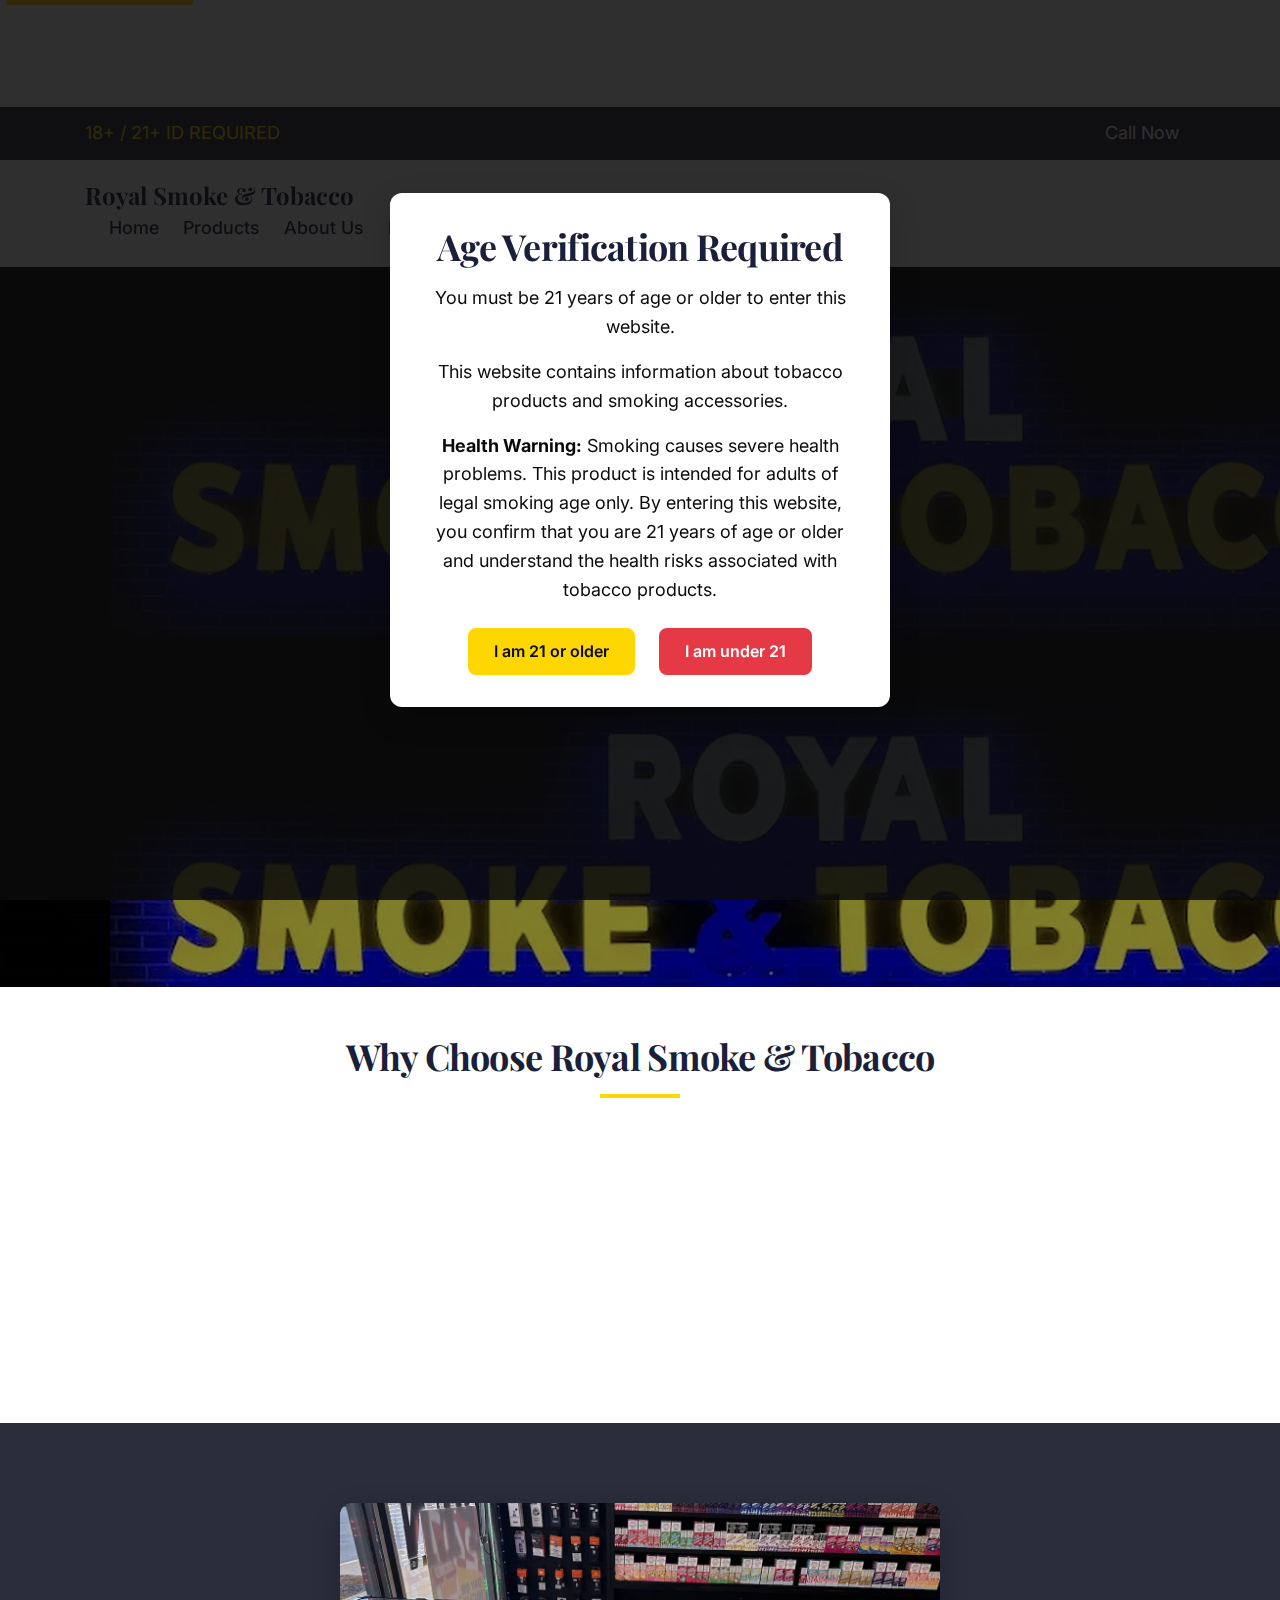
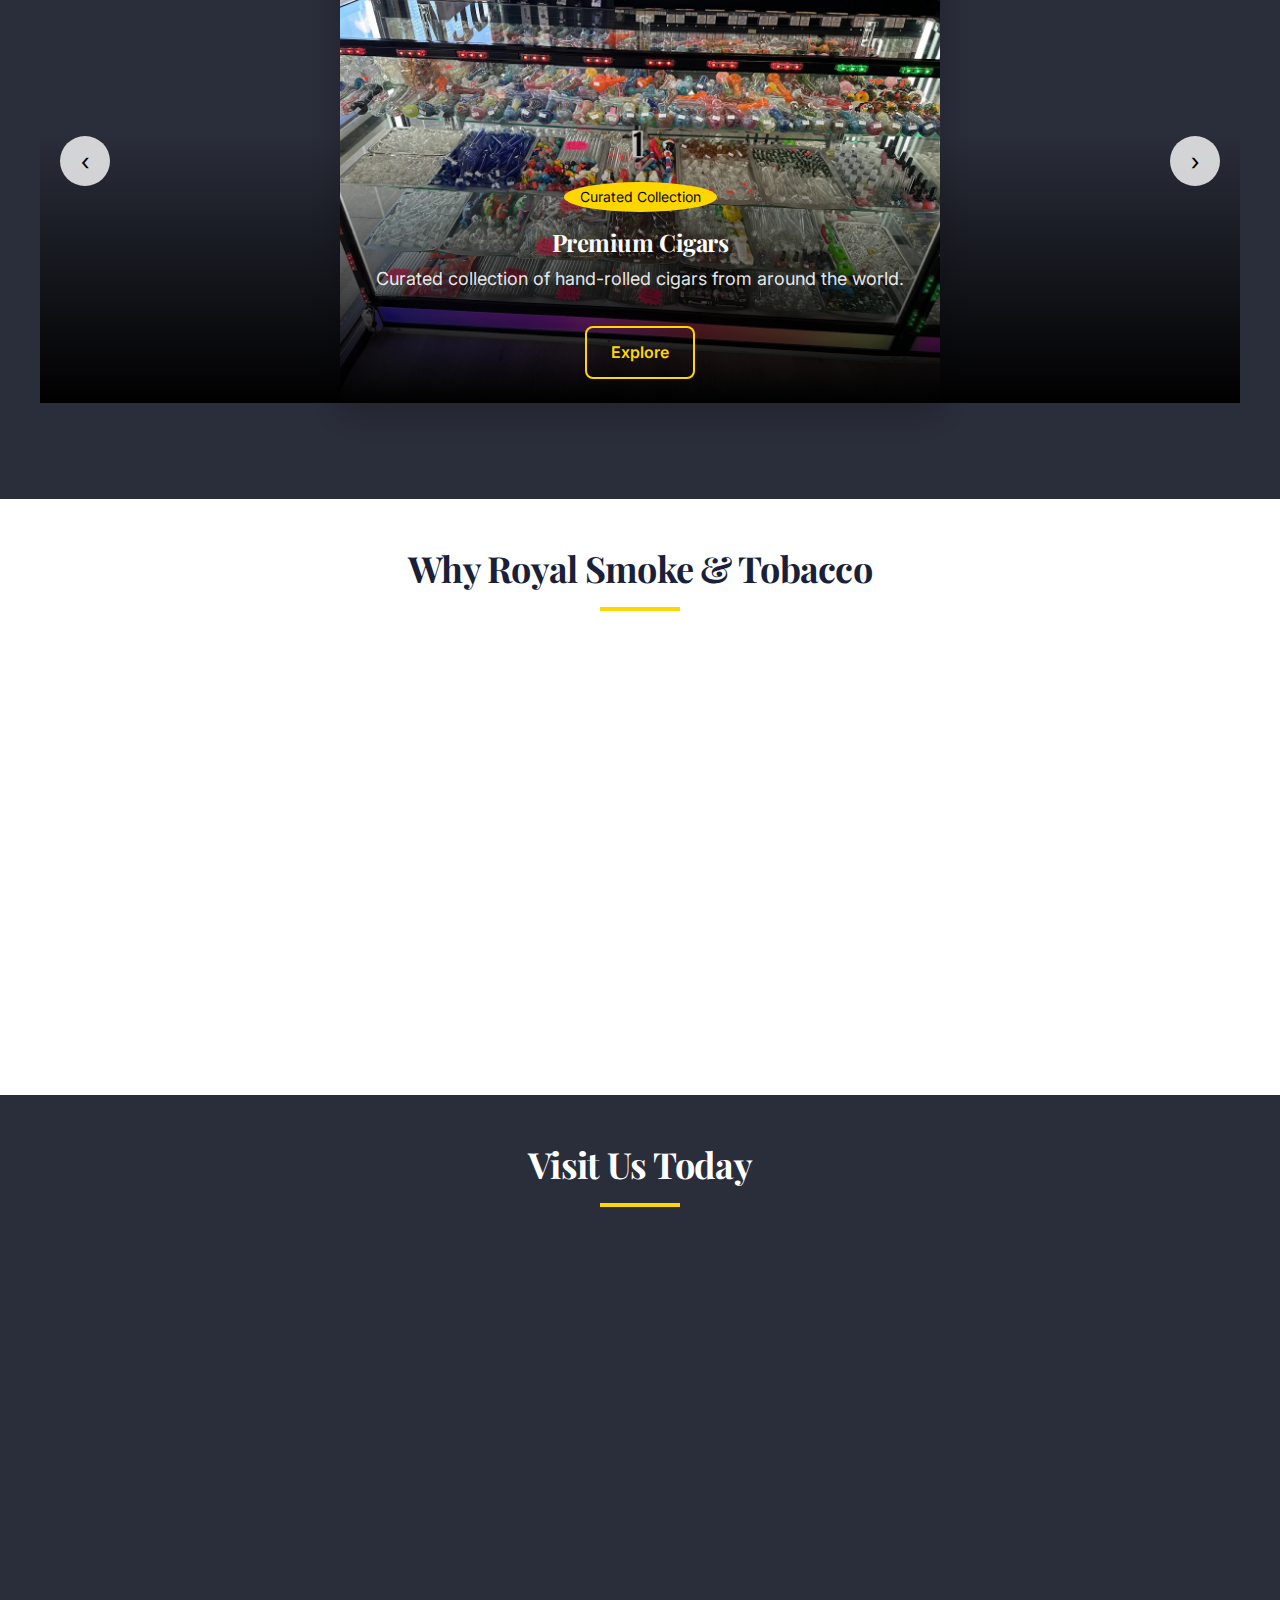
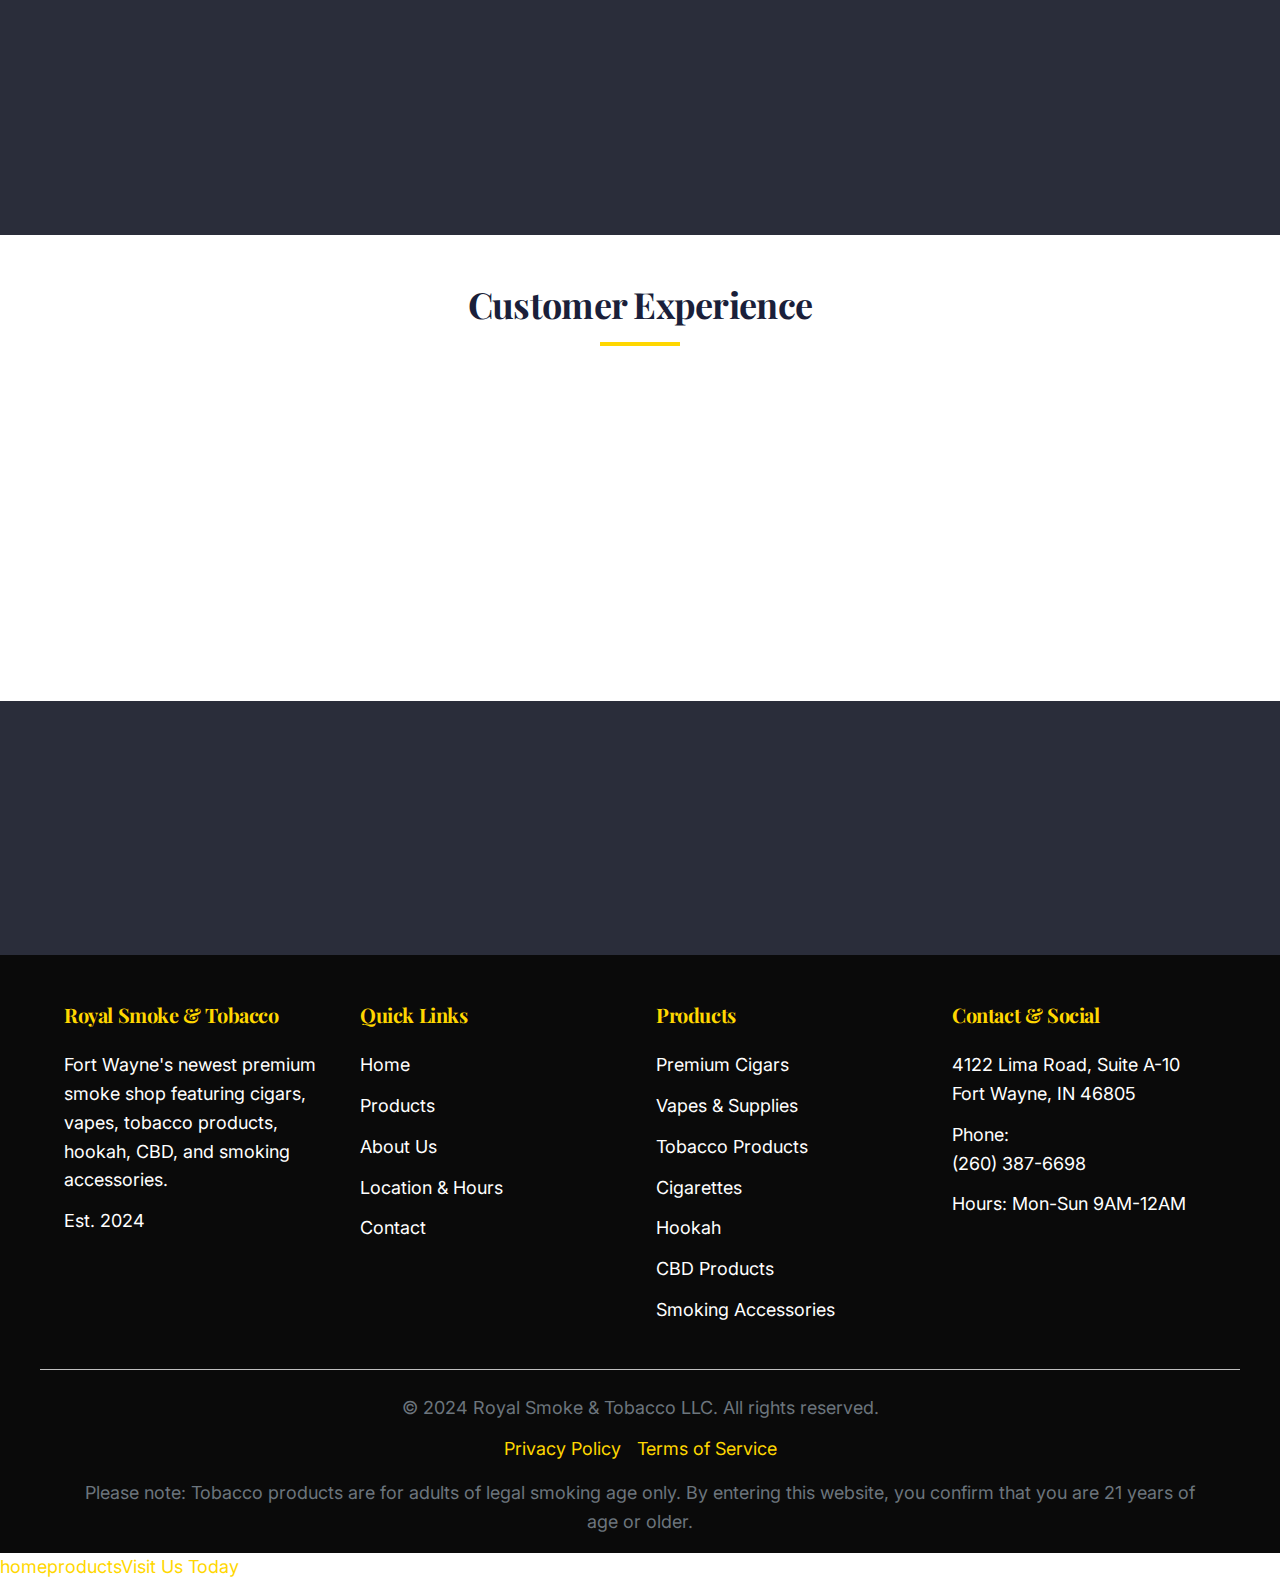
<file: index.html>
<!DOCTYPE html>
<html lang="en">
<head>
  <meta charset="UTF-8">
  <meta name="viewport" content="width=device-width, initial-scale=1.0">
  <title>Royal Smoke & Tobacco | Premium Smoke Shop in Fort Wayne, IN</title>
  <meta name="description" content="Royal Smoke & Tobacco - Fort Wayne's newest premium smoke shop featuring cigars, vapes, tobacco products, hookah, CBD, and smoking accessories. Located at 4122 Lima Road, Suite A-10, Fort Wayne, IN.">
  <meta name="keywords" content="Fort Wayne smoke shop, tobacco store Fort Wayne, cigars Fort Wayne, vape shop Lima Road, hookah Fort Wayne, CBD store Fort Wayne, smoking accessories">
  <meta name="author" content="Royal Smoke & Tobacco LLC">
  
  <!-- Open Graph / Social Media Meta Tags -->
  <meta property="og:type" content="website">
  <meta property="og:url" content="https://royalsmoketobacco.com/">
  <meta property="og:title" content="Royal Smoke & Tobacco | Premium Smoke Shop in Fort Wayne, IN">
  <meta property="og:description" content="Fort Wayne's newest premium smoke shop featuring cigars, vapes, tobacco products, hookah, CBD, and smoking accessories. Established 2024.">
  <meta property="og:image" content="https://royalsmoketobacco.com/royal_smoke_tobacco_banner.png">
  <meta property="og:site_name" content="Royal Smoke & Tobacco">
  <meta property="og:locale" content="en_US">
  
  <!-- Twitter Card Meta Tags -->
  <meta name="twitter:card" content="summary_large_image">
  <meta name="twitter:title" content="Royal Smoke & Tobacco | Premium Smoke Shop in Fort Wayne, IN">
  <meta name="twitter:description" content="Fort Wayne's newest premium smoke shop featuring cigars, vapes, tobacco products, hookah, CBD, and smoking accessories. Established 2024.">
  <meta name="twitter:image" content="https://royalsmoketobacco.com/royal_smoke_tobacco_banner.png">
  <meta name="twitter:site" content="@royalsmoketobacco">
  <meta name="twitter:creator" content="@royalsmoketobacco">
  
  <!-- Preconnect for Performance -->
  <link rel="preconnect" href="https://fonts.googleapis.com">
  <link rel="preconnect" href="https://fonts.gstatic.com" crossorigin>
  
  <!-- Google Fonts - Premium Typography -->
  <link href="https://fonts.googleapis.com/css2?family=Playfair+Display:wght@400;700&family=Inter:wght@400;600&family=Bebas+Neue&display=swap" rel="stylesheet">
  
  <!-- Favicon -->
  <link rel="icon" type="image/png" href="royal_smoke_tobacco_banner.png">
  <link rel="icon" type="image/png" sizes="32x32" href="images/favicon/favicon-32x32.png">
  <link rel="icon" type="image/png" sizes="16x16" href="images/favicon/favicon-16x16.png">
  <link rel="apple-touch-icon" sizes="180x180" href="images/favicon/apple-touch-icon.png">
  
  <!-- Stylesheets -->
  <link rel="stylesheet" href="css/styles.css">
  
  <!-- Structured Data -->
  <script type="application/ld+json">
  {
    "@context": "https://schema.org",
    "@type": "TobaccoStore",
    "name": "Royal Smoke & Tobacco LLC",
    "description": "Premium tobacco and smoking accessories retailer in Fort Wayne, IN",
    "address": {
      "@type": "PostalAddress",
      "streetAddress": "4122 Lima Road, Suite A-10",
      "addressLocality": "Fort Wayne",
      "addressRegion": "IN",
      "postalCode": "46805",
      "addressCountry": "US"
    },
    "openingHoursSpecification": [
      {
        "@type": "OpeningHoursSpecification",
        "dayOfWeek": [
          "Monday",
          "Tuesday",
          "Wednesday",
          "Thursday",
          "Friday",
          "Saturday",
          "Sunday"
        ],
        "opens": "09:00",
        "closes": "00:00"
      }
    ],
    "telephone": "+1-260-387-6698",
    "url": "https://royalsmoketobacco.com",
    "image": "./royal_smoke_tobacco_banner.png",
    "priceRange": "$$",
    "geo": {
      "@type": "GeoCoordinates",
      "latitude": 41.0961,
      "longitude": -85.1255
    },
    "areaServed": {
      "@type": "City",
      "name": "Fort Wayne",
      "containedInPlace": {
        "@type": "State",
        "name": "Indiana"
      }
    },
    "servesCuisine": ["Tobacco", "Cigars", "Vapes", "Hookah", "CBD"],
    "acceptsReservations": false,
    "paymentAccepted": ["Cash", "Credit Card", "Debit Card"],
    "currenciesAccepted": "USD",
    "hasMap": "https://www.google.com/maps/place/4122+Lima+Rd,+Fort+Wayne,+IN+46805",
    "sameAs": [
      "https://www.facebook.com/royalsmoketobacco",
      "https://www.instagram.com/royalsmoketobacco",
      "https://www.yelp.com/biz/royal-smoke-and-tobacco-fort-wayne"
    ]
  }
  </script>
</head>
<body>
  <!-- Skip link for accessibility -->
  <a href="#main-content" class="skip-link">Skip to main content</a>
  
  <!-- Age Verification Modal -->
  <div id="age-verification-modal">
    <div class="age-verification-content">
      <h2>Age Verification Required</h2>
      <p>You must be 21 years of age or older to enter this website.</p>
      <p>This website contains information about tobacco products and smoking accessories.</p>
      <p><strong>Health Warning:</strong> Smoking causes severe health problems. This product is intended for adults of legal smoking age only. By entering this website, you confirm that you are 21 years of age or older and understand the health risks associated with tobacco products.</p>
      <div class="age-verification-buttons">
        <button id="age-verify-yes" class="btn btn-primary">I am 21 or older</button>
        <button id="age-verify-no" class="btn btn-accent">I am under 21</button>
      </div>
    </div>
  </div>
  
  <!-- Pre-header (Utility Bar) -->
  <div class="pre-header bg-secondary text-light">
    <div class="container">
      <div class="d-flex justify-content-between align-items-center py-2">
        <div class="d-flex align-items-center">
          <span class="text-gold me-3">18+ / 21+ ID REQUIRED</span>
          <span class="d-none d-md-block">Fresh inventory, competitive prices</span>
        </div>
        <div class="d-flex align-items-center">
          <a href="tel:+1-260-387-6698" class="text-light me-3">
            <i class="icon-phone"></i> Call Now
          </a>
          <span class="d-none d-md-block">Mon-Sun: 9AM-12AM</span>
        </div>
      </div>
    </div>
  </div>
  
  <!-- Navigation Header -->
  <header class="navbar" role="banner">
    <div class="container">
      <a href="index.html" class="navbar-brand">
        <span class="brand-text">Royal Smoke & Tobacco</span>
      </a>
      
      <nav role="navigation" aria-label="Main navigation">
        <ul class="navbar-nav">
          <li class="nav-item">
            <a href="#home" class="nav-link">Home</a>
          </li>
          <li class="nav-item">
            <a href="#products" class="nav-link">Products</a>
          </li>
          <li class="nav-item">
            <a href="#about" class="nav-link">About Us</a>
          </li>
          <li class="nav-item">
            <a href="#location" class="nav-link">Location & Hours</a>
          </li>
          <li class="nav-item">
            <a href="#contact" class="nav-link">Contact</a>
          </li>
        </ul>
      </nav>
      
      <div class="hamburger" role="button" aria-label="Toggle navigation menu" aria-expanded="false" tabindex="0">
        <span></span>
        <span></span>
        <span></span>
      </div>
    </div>
  </header>
  
  <!-- Main Content -->
  <main id="main-content">
    <!-- Hero Section -->
    <section id="home" class="hero" style="background-image: url('./royal_smoke_tobacco_banner.png');">
      <div class="hero-content">
        <h1 class="hero-title fade-in">COME ON IN AND SEE!!</h1>
        <p class="hero-subtitle fade-in delay-200">Fort Wayne's Newest Premium Smoke Shop</p>
        <div class="hero-buttons fade-in delay-400">
          <a href="#location" class="btn btn-primary btn-lg">Get Directions</a>
          <a href="#products" class="btn btn-secondary btn-lg">View Products</a>
        </div>
        <div class="mt-4 fade-in delay-600">
          <span class="text-light">Established 2024 • Premium Selection • Expert Service</span>
        </div>
      </div>
    </section>
    
    <!-- Value Propositions Section -->
    <section class="section section-light">
      <div class="container">
        <h2 class="section-title">Why Choose Royal Smoke & Tobacco</h2>
        <div class="grid grid-cols-1 grid-responsive-md-2 grid-responsive-lg-3">
          <div class="card text-center p-4 scroll-animation">
            <div class="icon mb-3">
              <i class="icon-selection"></i>
            </div>
            <h3>Wide Selection</h3>
            <p>Curated collection of premium cigars, vapes, tobacco products, and smoking accessories to satisfy any connoisseur.</p>
          </div>
          
          <div class="card text-center p-4 scroll-animation delay-200">
            <div class="icon mb-3">
              <i class="icon-quality"></i>
            </div>
            <h3>Quality Products</h3>
            <p>We source only the finest products from trusted brands to ensure you get the best experience every time.</p>
          </div>
          
          <div class="card text-center p-4 scroll-animation delay-400">
            <div class="icon mb-3">
              <i class="icon-service"></i>
            </div>
            <h3>Expert Service</h3>
            <p>Knowledgeable staff ready to help you find exactly what you're looking for with personalized recommendations.</p>
          </div>
        </div>
      </div>
    </section>
    
    <!-- Products Showcase -->
    <section id="products" class="section section-dark">
      <div class="product-carousel-container">
          <div class="product-carousel">
            <div class="product-slide" data-slide="1">
              <img src="images/pipes.webp" alt="Premium Cigars" class="product-image" loading="lazy">
              <div class="product-content">
                <span class="product-badge">Curated Collection</span>
                <h3>Premium Cigars</h3>
                <p>Curated collection of hand-rolled cigars from around the world.</p>
                <a href="#contact" class="btn btn-secondary mt-3">Explore</a>
              </div>
            </div>
            <div class="product-slide" data-slide="2">
              <img src="images/vapes.webp" alt="Vapes & Supplies" class="product-image" loading="lazy">
              <div class="product-content">
                <span class="product-badge">Latest Technology</span>
                <h3>Vapes & Vaping Supplies</h3>
                <p>Latest technology in vaping devices and accessories.</p>
                <a href="#contact" class="btn btn-secondary mt-3">Explore</a>
              </div>
            </div>
            <div class="product-slide" data-slide="3">
              <img src="images/tobacco.webp" alt="Tobacco Products" class="product-image" loading="lazy">
              <div class="product-content">
                <h3>Tobacco Products</h3>
                <p>Classic selection of pipe and rolling tobacco.</p>
                <a href="#contact" class="btn btn-secondary mt-3">Explore</a>
              </div>
            </div>
            <div class="product-slide" data-slide="4">
              <img src="images/papers.webp" alt="Cigarettes" class="product-image" loading="lazy">
              <div class="product-content">
                <h3>Cigarettes</h3>
                <p>Popular cigarette brands at competitive prices.</p>
                <a href="#contact" class="btn btn-secondary mt-3">Explore</a>
              </div>
            </div>
            <div class="product-slide" data-slide="5">
              <img src="images/pipes and vapes.webp" alt="Hookah & Accessories" class="product-image" loading="lazy">
              <div class="product-content">
                <h3>Hookah & Accessories</h3>
                <p>Premium hookahs and flavor selections.</p>
                <a href="#contact" class="btn btn-secondary mt-3">Explore</a>
              </div>
            </div>
            <div class="product-slide" data-slide="6">
              <img src="images/products/cbd.png" alt="CBD Products" class="product-image" loading="lazy">
              <div class="product-content">
                <span class="product-badge">Wellness Focused</span>
                <h3>CBD Products</h3>
                <p>Wellness-focused products with quality assurance.</p>
                <a href="#contact" class="btn btn-secondary mt-3">Explore</a>
              </div>
            </div>
            <div class="product-slide" data-slide="7">
              <img src="images/glass.webp" alt="Smoking Accessories" class="product-image" loading="lazy">
              <div class="product-content">
                <h3>Smoking Accessories</h3>
                <p>Complete selection of lighters, papers, grinders, and more.</p>
                <a href="#contact" class="btn btn-secondary mt-3">Explore</a>
              </div>
            </div>
          </div>
          <button class="carousel-prev" aria-label="Previous product">‹</button>
          <button class="carousel-next" aria-label="Next product">›</button>
          <div class="carousel-indicators"></div>
        </div>
    </section>
    
    <!-- Why Choose Us Section -->
    <section class="section section-light">
      <div class="container">
        <h2 class="section-title">Why Royal Smoke & Tobacco</h2>
        <div class="grid grid-cols-1 grid-responsive-md-2">
          <div class="p-4 scroll-animation">
            <h3>Newest Smoke Shop in Fort Wayne</h3>
            <p>As Fort Wayne's newest smoke shop, we offer fresh inventory, modern approach, and the latest products. Our store features the newest arrivals before other shops.</p>
          </div>
          
          <div class="p-4 scroll-animation delay-200">
            <h3>Knowledgeable Staff</h3>
            <p>Our team consists of experienced enthusiasts who can provide personalized recommendations and answer any questions you may have about our products.</p>
          </div>
          
          <div class="p-4 scroll-animation delay-400">
            <h3>Competitive Pricing</h3>
            <p>We offer competitive prices without compromising on quality. Our value-focused approach ensures you get premium products at fair prices.</p>
          </div>
          
          <div class="p-4 scroll-animation delay-600">
            <h3>Clean, Modern Environment</h3>
            <p>Experience our clean, welcoming store environment with organized displays and a comfortable shopping atmosphere.</p>
          </div>
        </div>
      </div>
    </section>
    
    <!-- Location & Visit Us Section -->
    <section id="location" class="section section-dark">
      <div class="container">
        <h2 class="section-title text-light">Visit Us Today</h2>
        <div class="grid grid-cols-1 grid-responsive-md-2">
          <div class="p-4 scroll-animation">
            <h3>Store Information</h3>
            <p><strong>Address:</strong> 4122 Lima Road, Suite A-10, Fort Wayne, IN 46805</p>
            <p><strong>Phone:</strong> <a href="tel:+1-260-387-6698" class="text-gold">(260) 387-6698</a></p>
            <p><strong>Hours:</strong> Monday-Sunday: 9AM-12AM</p>
            <p><strong>Location:</strong> Suite A-10 (easy to find, near the main entrance)</p>
            <a href="https://www.google.com/maps/dir/?api=1&destination=4122+Lima+Road+Suite+A-10+Fort+Wayne+IN+46805" target="_blank" class="btn btn-primary mt-3">Get Directions</a>
          </div>
          
          <div class="p-4 scroll-animation delay-200">
            <h3>Store Location</h3>
            <div class="map-container">
              <iframe src="https://www.google.com/maps/embed?pb=!1m18!1m12!1m3!1d3079.2!2d-85.127729!3d41.096122!2m3!1f0!2f0!3f0!3m2!1i1024!2i768!4f13.1!3m3!1m2!1s0x8815e5b0c6b6c6c7%3A0x7f0f0f0f0f0f0f0f!2s4122%20Lima%20Rd%2C%20Fort%20Wayne%2C%20IN%2046805!5e0!3m2!1sen!2sus!4v1733852400000!5m2!1sen!2sus" 
                      width="100%" 
                      height="400" 
                      style="border:0;" 
                      allowfullscreen="" 
                      loading="lazy" 
                      referrerpolicy="no-referrer-when-downgrade"
                      title="Royal Smoke & Tobacco Store Location">
              </iframe>
            </div>
          </div>
        </div>
      </div>
    </section>
    
    <!-- Testimonials Section -->
    <section class="section section-light">
      <div class="container">
        <h2 class="section-title">Customer Experience</h2>
        <div class="grid grid-cols-1 grid-responsive-md-2">
          <div class="testimonial scroll-animation">
            <div class="testimonial-content">
              <p>"The selection at Royal Smoke & Tobacco is incredible! As a cigar enthusiast, I was impressed by their curated collection. The staff was knowledgeable and helpful."</p>
              <p class="testimonial-author">- John D., Fort Wayne</p>
            </div>
          </div>
          
          <div class="testimonial scroll-animation delay-200">
            <div class="testimonial-content">
              <p>"Newest smoke shop in Fort Wayne and it shows! Fresh inventory, clean store, and competitive prices. Will definitely be coming back."</p>
              <p class="testimonial-author">- Sarah M., Fort Wayne</p>
            </div>
          </div>
        </div>
      </div>
    </section>
    
    <!-- Newsletter Section -->
    <section class="section section-dark">
      <div class="container">
        <div class="text-center scroll-animation">
          <h2>Stay Updated</h2>
          <p class="text-light">Be the first to know about new arrivals and special offers</p>
          <form id="newsletter-form" class="d-flex justify-content-center mt-4">
            <input type="email" placeholder="Enter your email" class="form-control me-2" style="max-width: 300px;">
            <button type="submit" class="btn btn-primary">Subscribe</button>
          </form>
        </div>
      </div>
    </section>
  </main>
  
  <!-- Footer -->
  <footer class="footer" role="contentinfo">
    <div class="footer-content">
      <div class="footer-column">
        <h3>Royal Smoke & Tobacco</h3>
        <p>Fort Wayne's newest premium smoke shop featuring cigars, vapes, tobacco products, hookah, CBD, and smoking accessories.</p>
        <p>Est. 2024</p>
      </div>
      
      <div class="footer-column">
        <h3>Quick Links</h3>
        <a href="#home">Home</a>
        <a href="#products">Products</a>
        <a href="#about">About Us</a>
        <a href="#location">Location & Hours</a>
        <a href="#contact">Contact</a>
      </div>
      
      <div class="footer-column">
        <h3>Products</h3>
        <a href="#">Premium Cigars</a>
        <a href="#">Vapes & Supplies</a>
        <a href="#">Tobacco Products</a>
        <a href="#">Cigarettes</a>
        <a href="#">Hookah</a>
        <a href="#">CBD Products</a>
        <a href="#">Smoking Accessories</a>
      </div>
      
      <div class="footer-column">
        <h3>Contact & Social</h3>
        <p>4122 Lima Road, Suite A-10<br>Fort Wayne, IN 46805</p>
        <p>Phone: <a href="tel:+1-260-387-6698">(260) 387-6698</a></p>
        <p>Hours: Mon-Sun 9AM-12AM</p>
        <div class="social-links">
          <a href="https://www.facebook.com/royalsmoketobacco" target="_blank" aria-label="Facebook">
            <i class="icon-facebook"></i>
          </a>
          <a href="https://www.instagram.com/royalsmoketobacco" target="_blank" aria-label="Instagram">
            <i class="icon-instagram"></i>
          </a>
          <a href="https://www.yelp.com/biz/royal-smoke-and-tobacco-fort-wayne" target="_blank" aria-label="Yelp">
            <i class="icon-yelp"></i>
          </a>
        </div>
      </div>
    </div>
    
    <div class="footer-bottom">
      <div class="container">
        <div class="d-flex flex-column flex-md-row justify-content-between align-items-center">
          <p class="mb-2 mb-md-0">&copy; 2024 Royal Smoke & Tobacco LLC. All rights reserved.</p>
          <div class="d-flex">
            <a href="privacy-policy.html" class="me-3">Privacy Policy</a>
            <a href="terms-of-service.html">Terms of Service</a>
          </div>
        </div>
        <p class="text-center mt-3 text-muted">Please note: Tobacco products are for adults of legal smoking age only. By entering this website, you confirm that you are 21 years of age or older.</p>
      </div>
    </div>
  </footer>
  
  <!-- Back to Top Button -->
  <button id="back-to-top" class="back-to-top" aria-label="Back to top">
    <span>↑</span>
  </button>
  
  <!-- JavaScript Files -->
  <script src="js/age-verification.js"></script>
  <script src="js/navigation.js"></script>
  <script src="js/animations.js"></script>
  <script src="js/lazy-loading.js"></script>
  <script src="js/analytics.js"></script>
  <script src="js/main.js"></script>
</body>
</html>
</file>
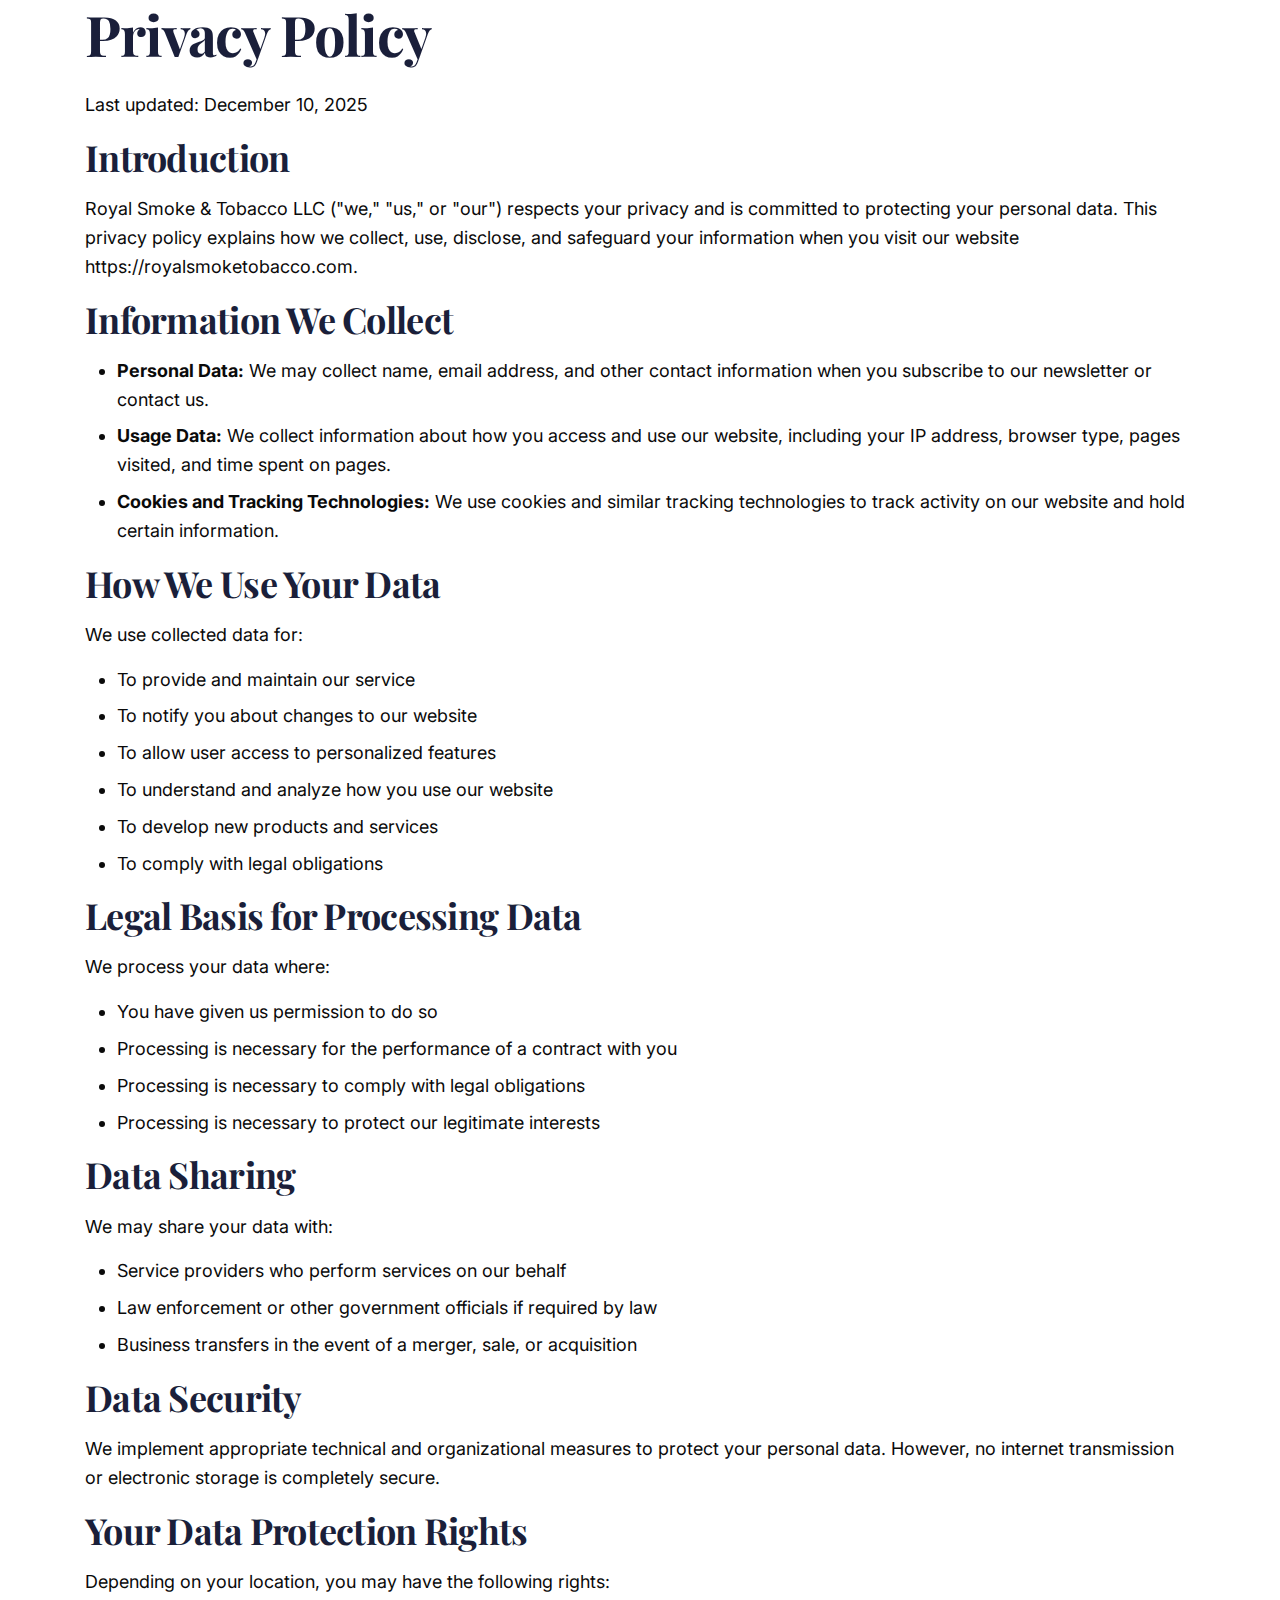
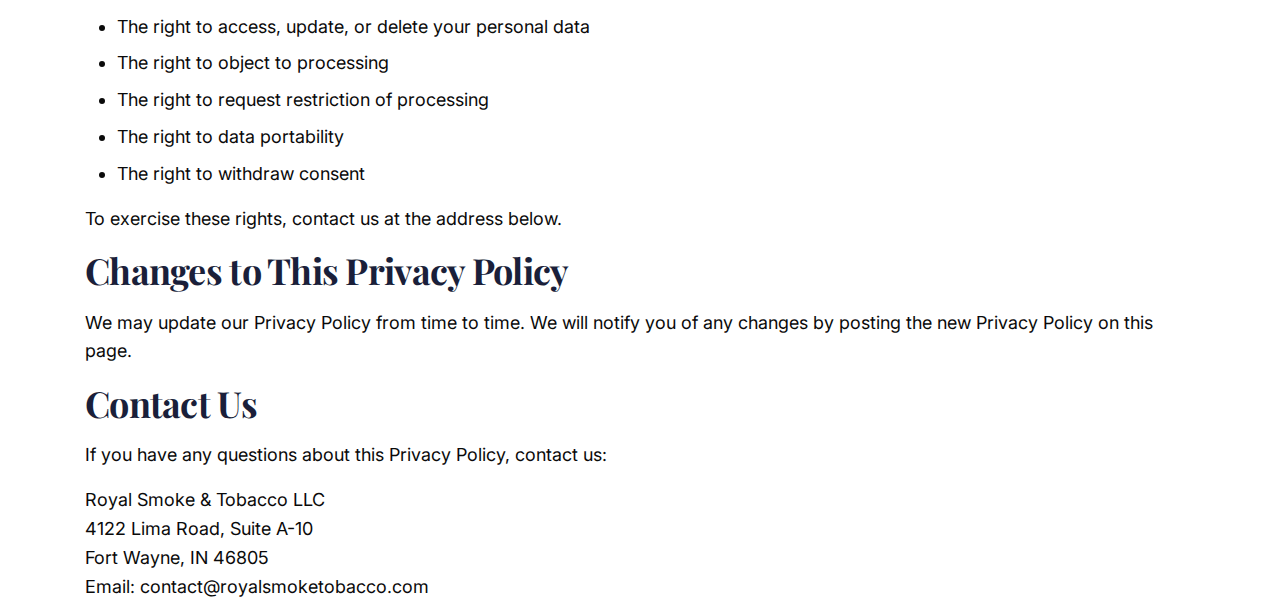
<file: privacy-policy.html>
<!DOCTYPE html>
<html lang="en">
<head>
  <meta charset="UTF-8">
  <meta name="viewport" content="width=device-width, initial-scale=1.0">
  <title>Privacy Policy - Royal Smoke & Tobacco</title>
  <meta name="description" content="Privacy Policy for Royal Smoke & Tobacco LLC">
  <link rel="stylesheet" href="css/styles.css">
</head>
<body>
  <div class="container">
    <h1>Privacy Policy</h1>
    <p>Last updated: December 10, 2025</p>
    
    <h2>Introduction</h2>
    <p>Royal Smoke & Tobacco LLC ("we," "us," or "our") respects your privacy and is committed to protecting your personal data. This privacy policy explains how we collect, use, disclose, and safeguard your information when you visit our website https://royalsmoketobacco.com.</p>
    
    <h2>Information We Collect</h2>
    <ul>
      <li><strong>Personal Data:</strong> We may collect name, email address, and other contact information when you subscribe to our newsletter or contact us.</li>
      <li><strong>Usage Data:</strong> We collect information about how you access and use our website, including your IP address, browser type, pages visited, and time spent on pages.</li>
      <li><strong>Cookies and Tracking Technologies:</strong> We use cookies and similar tracking technologies to track activity on our website and hold certain information.</li>
    </ul>
    
    <h2>How We Use Your Data</h2>
    <p>We use collected data for:</p>
    <ul>
      <li>To provide and maintain our service</li>
      <li>To notify you about changes to our website</li>
      <li>To allow user access to personalized features</li>
      <li>To understand and analyze how you use our website</li>
      <li>To develop new products and services</li>
      <li>To comply with legal obligations</li>
    </ul>
    
    <h2>Legal Basis for Processing Data</h2>
    <p>We process your data where:</p>
    <ul>
      <li>You have given us permission to do so</li>
      <li>Processing is necessary for the performance of a contract with you</li>
      <li>Processing is necessary to comply with legal obligations</li>
      <li>Processing is necessary to protect our legitimate interests</li>
    </ul>
    
    <h2>Data Sharing</h2>
    <p>We may share your data with:</p>
    <ul>
      <li>Service providers who perform services on our behalf</li>
      <li>Law enforcement or other government officials if required by law</li>
      <li>Business transfers in the event of a merger, sale, or acquisition</li>
    </ul>
    
    <h2>Data Security</h2>
    <p>We implement appropriate technical and organizational measures to protect your personal data. However, no internet transmission or electronic storage is completely secure.</p>
    
    <h2>Your Data Protection Rights</h2>
    <p>Depending on your location, you may have the following rights:</p>
    <ul>
      <li>The right to access, update, or delete your personal data</li>
      <li>The right to object to processing</li>
      <li>The right to request restriction of processing</li>
      <li>The right to data portability</li>
      <li>The right to withdraw consent</li>
    </ul>
    <p>To exercise these rights, contact us at the address below.</p>
    
    <h2>Changes to This Privacy Policy</h2>
    <p>We may update our Privacy Policy from time to time. We will notify you of any changes by posting the new Privacy Policy on this page.</p>
    
    <h2>Contact Us</h2>
    <p>If you have any questions about this Privacy Policy, contact us:</p>
    <p>Royal Smoke & Tobacco LLC<br>4122 Lima Road, Suite A-10<br>Fort Wayne, IN 46805<br>Email: contact@royalsmoketobacco.com</p>
  </div>
</body>
</html>
</file>
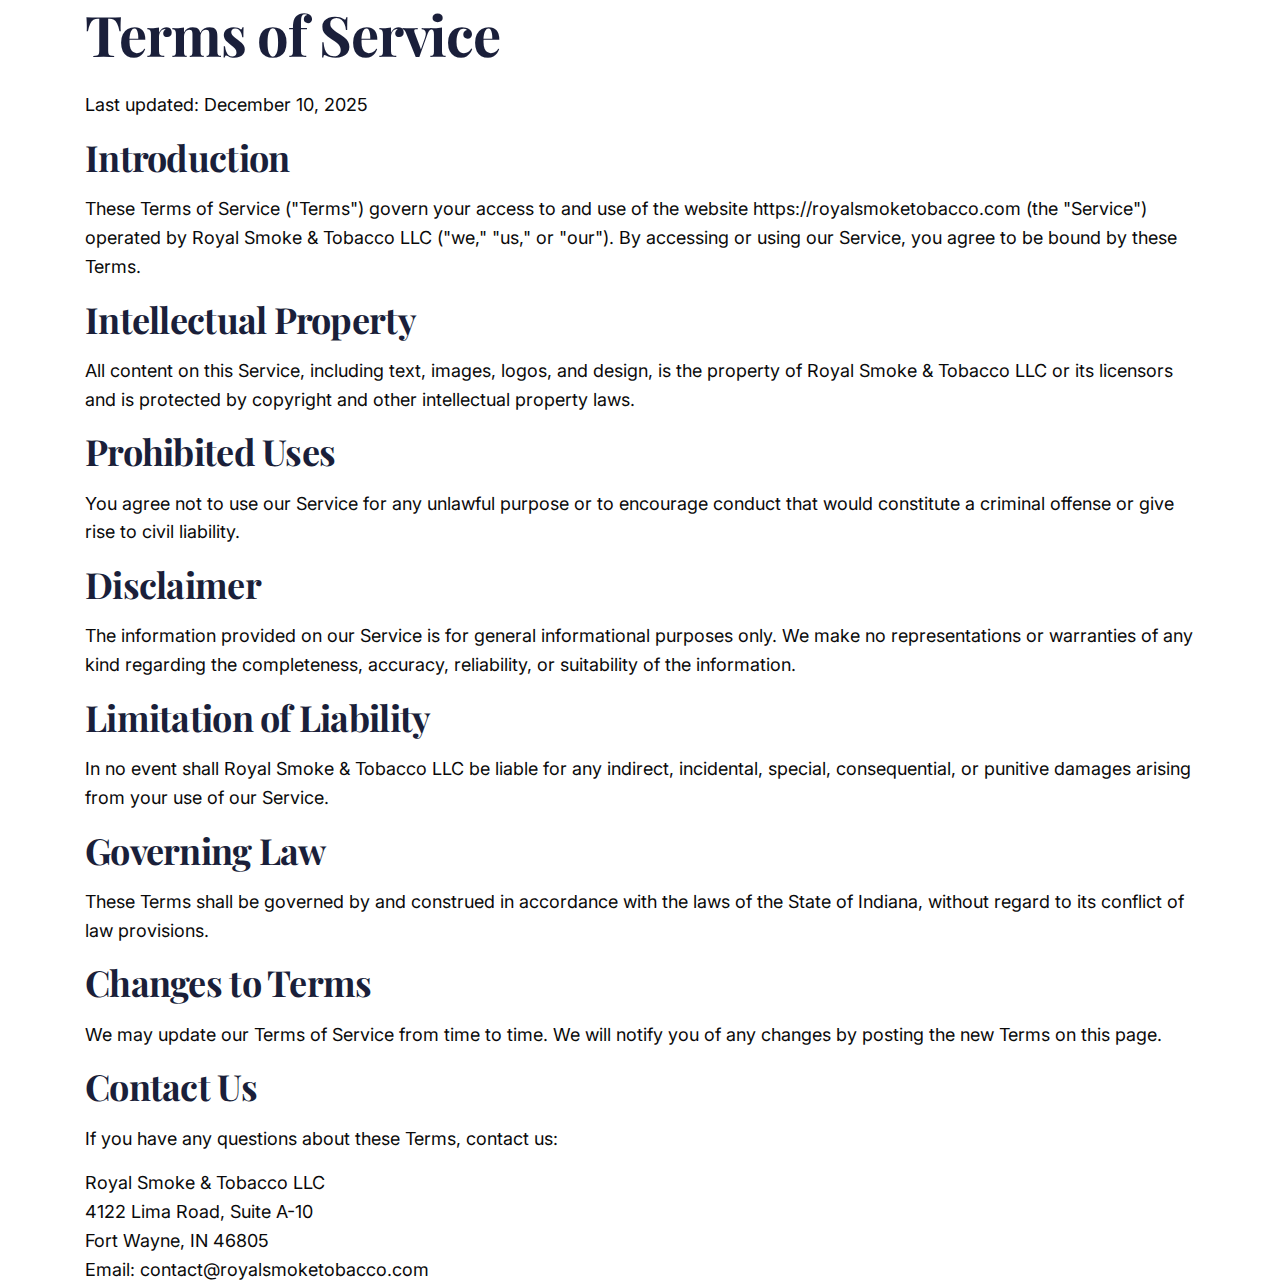
<file: terms-of-service.html>
<!DOCTYPE html>
<html lang="en">
<head>
  <meta charset="UTF-8">
  <meta name="viewport" content="width=device-width, initial-scale=1.0">
  <title>Terms of Service - Royal Smoke & Tobacco</title>
  <meta name="description" content="Terms of Service for Royal Smoke & Tobacco LLC">
  <link rel="stylesheet" href="css/styles.css">
</head>
<body>
  <div class="container">
    <h1>Terms of Service</h1>
    <p>Last updated: December 10, 2025</p>
    
    <h2>Introduction</h2>
    <p>These Terms of Service ("Terms") govern your access to and use of the website https://royalsmoketobacco.com (the "Service") operated by Royal Smoke & Tobacco LLC ("we," "us," or "our"). By accessing or using our Service, you agree to be bound by these Terms.</p>
    
    <h2>Intellectual Property</h2>
    <p>All content on this Service, including text, images, logos, and design, is the property of Royal Smoke & Tobacco LLC or its licensors and is protected by copyright and other intellectual property laws.</p>
    
    <h2>Prohibited Uses</h2>
    <p>You agree not to use our Service for any unlawful purpose or to encourage conduct that would constitute a criminal offense or give rise to civil liability.</p>
    
    <h2>Disclaimer</h2>
    <p>The information provided on our Service is for general informational purposes only. We make no representations or warranties of any kind regarding the completeness, accuracy, reliability, or suitability of the information.</p>
    
    <h2>Limitation of Liability</h2>
    <p>In no event shall Royal Smoke & Tobacco LLC be liable for any indirect, incidental, special, consequential, or punitive damages arising from your use of our Service.</p>
    
    <h2>Governing Law</h2>
    <p>These Terms shall be governed by and construed in accordance with the laws of the State of Indiana, without regard to its conflict of law provisions.</p>
    
    <h2>Changes to Terms</h2>
    <p>We may update our Terms of Service from time to time. We will notify you of any changes by posting the new Terms on this page.</p>
    
    <h2>Contact Us</h2>
    <p>If you have any questions about these Terms, contact us:</p>
    <p>Royal Smoke & Tobacco LLC<br>4122 Lima Road, Suite A-10<br>Fort Wayne, IN 46805<br>Email: contact@royalsmoketobacco.com</p>
  </div>
</body>
</html>
</file>
<file: css/styles.css>
/* Royal Smoke & Tobacco Main Stylesheet */
/* Imports all component stylesheets */

/* Import Normalize */
@import url('normalize.css');

/* Import Design System */
@import url('variables.css');

/* Import Typography */
@import url('typography.css');

/* Import Layout */
@import url('layout.css');

/* Import Components */
@import url('components.css');

/* Import Utilities */
@import url('utilities.css');

/* Import Animations */
@import url('animations.css');

/* Import Responsive */
@import url('responsive.css');

/* Global Styles */
html {
  scroll-behavior: smooth;
}

body {
  font-family: var(--font-primary);
 font-size: var(--font-size-lg);
  line-height: var(--line-height-relaxed);
  color: var(--text-primary);
  overflow-x: hidden;
}

/* Main content styling */
main {
  width: 100%;
}

/* Accessibility improvements */
.sr-only {
  position: absolute;
  width: 1px;
  height: 1px;
  padding: 0;
  margin: -1px;
  overflow: hidden;
  clip: rect(0, 0, 0, 0);
  white-space: nowrap;
  border: 0;
}

/* Focus styles for accessibility */
a:focus,
button:focus,
input:focus,
select:focus,
textarea:focus {
  outline: 2px solid var(--primary-royal-gold);
  outline-offset: 2px;
}

/* Skip link for accessibility */
.skip-link {
  position: absolute;
 top: -40px;
  left: 6px;
  background: var(--primary-royal-gold);
  color: var(--text-primary);
  padding: 8px;
  text-decoration: none;
  transition: top 0.3s;
}

.skip-link:focus {
  top: 6px;
}

/* Age verification modal */
#age-verification-modal {
  position: fixed;
  top: 0;
  left: 0;
  width: 100%;
  height: 100%;
  background-color: var(--bg-overlay);
  display: flex;
  align-items: center;
  justify-content: center;
  z-index: var(--z-index-modal);
  opacity: 0;
  visibility: hidden;
 transition: opacity 0.3s ease, visibility 0.3s ease;
}

#age-verification-modal.active {
  opacity: 1;
  visibility: visible;
}

.age-verification-content {
  background-color: var(--bg-primary);
  padding: var(--spacing-xl);
  border-radius: var(--radius-lg);
  max-width: 500px;
 width: 90%;
  text-align: center;
  box-shadow: 0 10px 30px var(--shadow-heavy);
}

.age-verification-content h2 {
  color: var(--text-secondary);
  margin-top: 0;
}

.age-verification-buttons {
  display: flex;
  justify-content: center;
  gap: var(--spacing-lg);
  margin-top: var(--spacing-lg);
}

/* Back to top button */
.back-to-top {
  position: fixed;
  bottom: 20px;
  right: 20px;
  background-color: var(--primary-royal-gold);
  color: var(--text-primary);
  border: none;
  border-radius: var(--radius-full);
  width: 50px;
  height: 50px;
  display: flex;
  align-items: center;
  justify-content: center;
  cursor: pointer;
  opacity: 0;
  visibility: hidden;
  transition: var(--transition-normal);
  z-index: var(--z-index-sticky);
  box-shadow: 0 4px 12px var(--shadow-medium);
}

.back-to-top.visible {
  opacity: 1;
  visibility: visible;
}

.back-to-top:hover {
  background-color: #e6c200;
  transform: translateY(-3px);
}

/* Utility classes for specific use cases */
.text-gold {
  color: var(--primary-royal-gold);
}

.bg-gold {
  background-color: var(--primary-royal-gold);
}

.text-navy {
  color: var(--secondary-deep-navy);
}

.bg-navy {
  background-color: var(--secondary-deep-navy);
}

.text-black {
  color: var(--secondary-rich-black);
}

.bg-black {
  background-color: var(--secondary-rich-black);
}

/* Map container styling */
.map-container {
  height: 400px;
  width: 100%;
  border-radius: var(--radius-lg);
  overflow: hidden;
  box-shadow: 0 8px 24px var(--shadow-medium);
  margin: var(--spacing-lg) 0;
}

/* Product category styling */
.product-category {
  text-align: center;
  padding: var(--spacing-lg);
  border-radius: var(--radius-lg);
  transition: var(--transition-normal);
  height: 100%;
}

.product-category:hover {
  transform: translateY(-10px);
  box-shadow: 0 12px 30px var(--shadow-heavy);
}

.product-category h3 {
  color: var(--text-accent);
  margin-bottom: var(--spacing-md);
}

.product-category img {
  max-width: 100px;
  height: auto;
  margin-bottom: var(--spacing-md);
}

/* Testimonial styling */
.testimonial {
  background-color: var(--bg-tertiary);
  padding: var(--spacing-xl);
  border-radius: var(--radius-lg);
  margin: var(--spacing-lg) 0;
  position: relative;
}

.testimonial::before {
  content: "\201C"; /* Left double quotation mark */
  position: absolute;
  top: -20px;
  left: 10px;
  font-size: 5rem;
  color: var(--primary-royal-gold);
  opacity: 0.2;
  font-family: var(--font-secondary);
}

.testimonial-content {
  position: relative;
  z-index: 1;
  margin-top: var(--spacing-md);
}

.testimonial-author {
  font-weight: var(--font-weight-semibold);
  color: var(--text-secondary);
  margin-top: var(--spacing-md);
  text-align: right;
}

/* Form styling */
.form-group {
  margin-bottom: var(--spacing-lg);
}

.form-control {
  width: 100%;
  padding: var(--spacing-sm) var(--spacing-md);
  border: 1px solid var(--border-primary);
  border-radius: var(--radius-md);
  font-family: var(--font-primary);
 font-size: var(--font-size-base);
  transition: var(--transition-fast);
}

.form-control:focus {
  outline: none;
  border-color: var(--primary-royal-gold);
  box-shadow: 0 0 3px rgba(255, 215, 0, 0.2);
}

/* Print styles */
@media print {
  .no-print {
    display: none;
  }
  
  .container {
    max-width: 100%;
  }
  
  body {
    font-size: 12pt;
    line-height: 1.5;
  }
  
  a {
    text-decoration: underline;
  }
  
  a:after {
    content: " (" attr(href) ")";
    font-size: 0.8em;
  }
}
</file>
